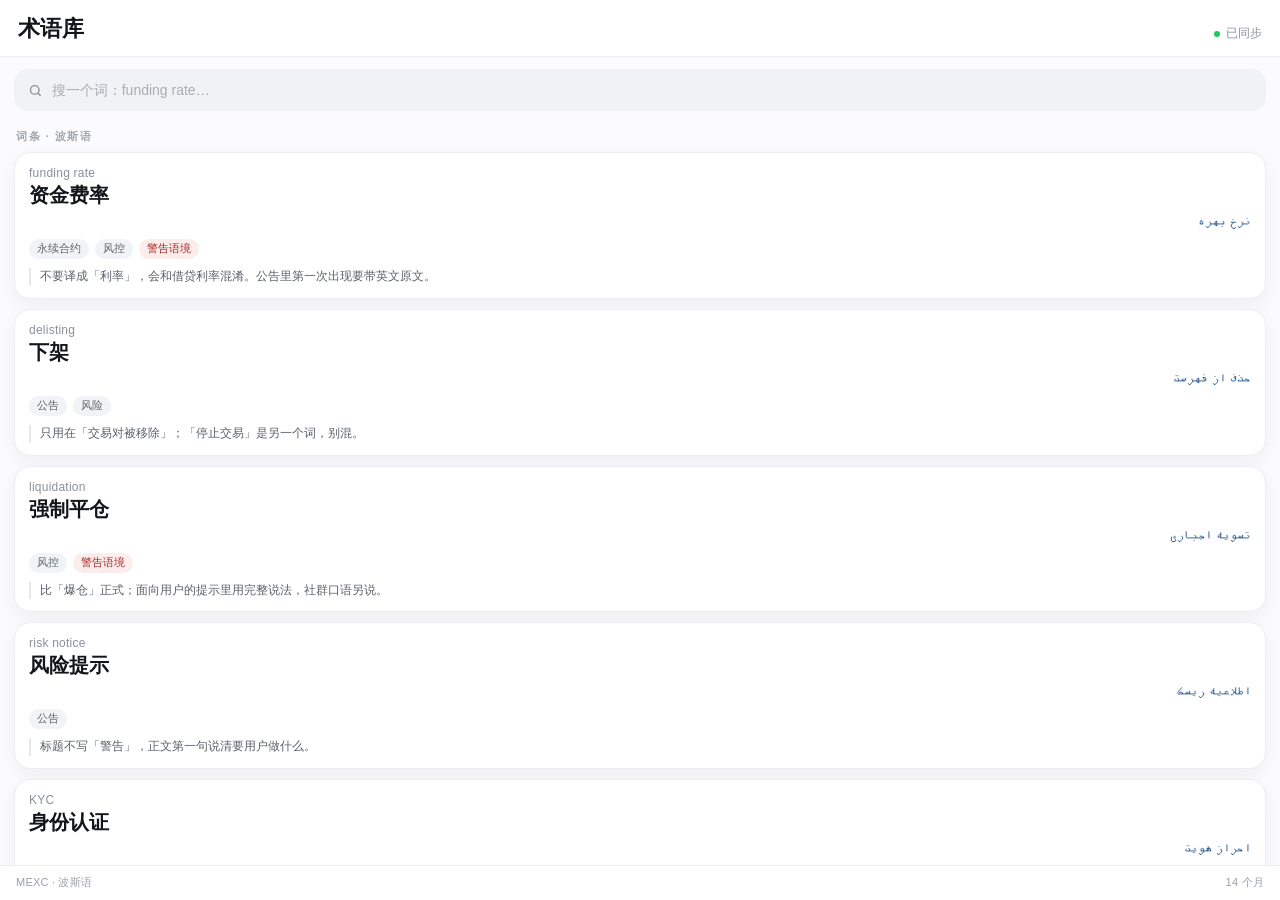
<file: phone/index.html>
<!doctype html>
<html lang="zh-CN">
<head>
<meta charset="utf-8">
<meta name="viewport" content="width=device-width, initial-scale=1, viewport-fit=cover">
<title>术语库 · sn0wing</title>
<style>
  :root{
    --ink:#12151A; --muted:#8A9099; --line:#ECEDF0; --bg:#FBFBFD;
    --blue:#1D4E89; --green:#256B4B; --red:#A62B2B; --amber:#8F6212;
  }
  *{margin:0;padding:0;box-sizing:border-box}
  html,body{height:100%}
  body{
    font-family:"PingFang SC","Hiragino Sans GB","Microsoft YaHei",-apple-system,sans-serif;
    background:var(--bg); color:var(--ink); display:flex; flex-direction:column; overflow:hidden; overflow-x:hidden;
    -webkit-font-smoothing:antialiased;
  }
  header{
    flex:0 0 auto; padding:calc(14px + env(safe-area-inset-top)) 18px 12px;
    background:#fff; border-bottom:1px solid var(--line);
    display:flex; align-items:flex-end; justify-content:space-between; gap:10px;
  }
  header h1{font-size:22px; font-weight:600; letter-spacing:-.01em}
  header .sync{display:flex; align-items:center; gap:6px; font-size:12px; color:var(--muted); padding-bottom:2px}
  header .dot{width:6px;height:6px;border-radius:99px;background:#22C55E}
  .search{margin:12px 14px 0; display:flex; align-items:center; gap:9px; height:42px; border-radius:14px;
    background:#F1F2F5; padding:0 14px; color:var(--muted); font-size:14px; flex:0 0 auto}
  .search input{flex:1 1 auto; min-width:0; width:100%; border:0; outline:0; background:transparent; font:inherit; color:var(--ink)}
  .search input::placeholder{color:#A7ADB5}
  main{flex:1 1 auto; overflow-y:auto; overflow-x:hidden; padding:12px 14px 18px; -webkit-overflow-scrolling:touch}
  .label{font-size:11px; letter-spacing:.14em; color:#A0A6AE; font-weight:600; margin:6px 2px 8px}
  .card{background:#fff; border:1px solid var(--line); border-radius:16px; padding:13px 14px 12px;
    box-shadow:0 6px 18px rgba(18,21,26,.05); margin-bottom:10px}
  .card .en{font-size:12px; color:var(--muted); letter-spacing:.02em}
  .card .zh{font-size:20px; font-weight:600; margin-top:2px}
  .card .fa{font-size:14px; color:var(--blue); margin-top:5px; direction:rtl; text-align:right; unicode-bidi:plaintext}
  .row{display:flex; flex-wrap:wrap; gap:6px; margin-top:9px}
  .tag{font-size:10.5px; padding:3px 8px; border-radius:99px; background:#F1F3F6; color:#5E646C; font-weight:500}
  .tag.warn{background:#FBEDEC; color:var(--red)}
  .tag.ok{background:#EEF6F1; color:var(--green)}
  .note{margin-top:9px; font-size:11.5px; line-height:1.55; color:#5A6068; border-left:2px solid #E4E7EB; padding-left:9px}
  .checks{display:grid; gap:7px; margin-top:2px}
  .chk{display:flex; gap:8px; align-items:flex-start; font-size:12px; line-height:1.5; color:#3B4046}
  .chk i{width:14px;height:14px;border-radius:99px;background:var(--green);flex:0 0 auto;margin-top:2px;position:relative}
  .chk i::after{content:"";position:absolute;left:4px;top:2.5px;width:4px;height:7px;border-right:1.6px solid #fff;border-bottom:1.6px solid #fff;transform:rotate(42deg)}
  .chk.off i{background:#D8DCE1}
  .chk.off{color:#9AA0A8}
  footer{flex:0 0 auto; padding:9px 16px calc(10px + env(safe-area-inset-bottom)); border-top:1px solid var(--line);
    background:#fff; display:flex; justify-content:space-between; font-size:11px; color:#9AA0A8; letter-spacing:.02em}
  .empty{padding:26px 4px; text-align:center; color:#9AA0A8; font-size:13px}
  main::-webkit-scrollbar{width:0}
</style>
</head>
<body>
<header>
  <h1>术语库</h1>
  <div class="sync"><span class="dot"></span><span>已同步</span></div>
</header>

<div class="search">
  <svg width="15" height="15" viewBox="0 0 24 24" fill="none" stroke="currentColor" stroke-width="2.2" stroke-linecap="round"><circle cx="11" cy="11" r="7"/><path d="m20 20-3.4-3.4"/></svg>
  <input id="q" autocomplete="off" spellcheck="false" placeholder="搜一个词：funding rate…">
</div>

<main>
  <div class="label">词条 · 波斯语</div>
  <div id="list"></div>
  <div class="label" style="margin-top:14px">每一条都要过 4 项</div>
  <div class="card" style="box-shadow:none">
    <div class="checks">
      <div class="chk"><i></i>术语库里有对应词条</div>
      <div class="chk"><i></i>语气和场景一致（公告 / 客服 / 风险）</div>
      <div class="chk"><i></i>数字、日期、占比没有走样</div>
      <div class="chk off"><i></i>中东用户读到会做错事吗（人工再过一遍）</div>
    </div>
  </div>
</main>

<footer><span>MEXC · 波斯语</span><span>14 个月</span></footer>

<script>
const TERMS = [
  {en:"funding rate", zh:"资金费率", fa:"نرخ بهره", tags:["永续合约","风控"], warn:"警告语境",
   note:"不要译成「利率」，会和借贷利率混淆。公告里第一次出现要带英文原文。"},
  {en:"delisting", zh:"下架", fa:"حذف از فهرست", tags:["公告","风险"], warn:"",
   note:"只用在「交易对被移除」；「停止交易」是另一个词，别混。"},
  {en:"liquidation", zh:"强制平仓", fa:"تسویه اجباری", tags:["风控"], warn:"警告语境",
   note:"比「爆仓」正式；面向用户的提示里用完整说法，社群口语另说。"},
  {en:"risk notice", zh:"风险提示", fa:"اطلاعیه ریسک", tags:["公告"], warn:"",
   note:"标题不写「警告」，正文第一句说清要用户做什么。"},
  {en:"KYC", zh:"身份认证", fa:"احراز هویت", tags:["合规"], warn:"",
   note:"缩写首次出现要展开；伊朗用户对「身份」一词敏感，用中性表述。"},
  {en:"staking", zh:"质押", fa:"استیکینگ", tags:["产品"], warn:"",
   note:"波斯语习惯直接音译，配一句解释放在括号里。"},
  {en:"margin", zh:"保证金", fa:"وجه تضمین", tags:["交易"], warn:"",
   note:"和「杠杆」分开：一个是钱，一个是倍数，混用会让用户算错仓位。"},
  {en:"airdrop", zh:"空投", fa:"ایردراپ", tags:["活动"], warn:"",
   note:"带条件的空投必须写清门槛，否则评论区全是问「为什么我没有」。"},
  {en:"slippage", zh:"滑点", fa:"لغزش قیمت", tags:["交易"], warn:"",
   note:"中文「滑点」很口语，波斯语要写全，别只写数字。"},
  {en:"whitelist", zh:"白名单", fa:"لیست سفید", tags:["合规"], warn:"",
   note:"中文里「白名单」有争议，正式公告用「允许名单」更稳。"}
];

const list = document.getElementById("list");
const q = document.getElementById("q");

function render(kw){
  const k = (kw||"").trim().toLowerCase();
  const rows = k ? TERMS.filter(t =>
    (t.en + " " + t.zh + " " + t.fa + " " + t.tags.join(" ")).toLowerCase().includes(k)) : TERMS;
  if (!rows.length){
    list.innerHTML = '<div class="empty">术语库里还没有这个词，先记一笔待确认。</div>';
    return;
  }
  list.innerHTML = rows.map(t => `
    <div class="card">
      <div class="en">${t.en}</div>
      <div class="zh">${t.zh}</div>
      <div class="fa">${t.fa}</div>
      <div class="row">${t.tags.map(x=>`<span class="tag">${x}</span>`).join("")}${t.warn?`<span class="tag warn">${t.warn}</span>`:""}</div>
      <div class="note">${t.note}</div>
    </div>`).join("");
}
render("");
q.addEventListener("input", e => render(e.target.value));
</script>
</body>
</html>
</file>
